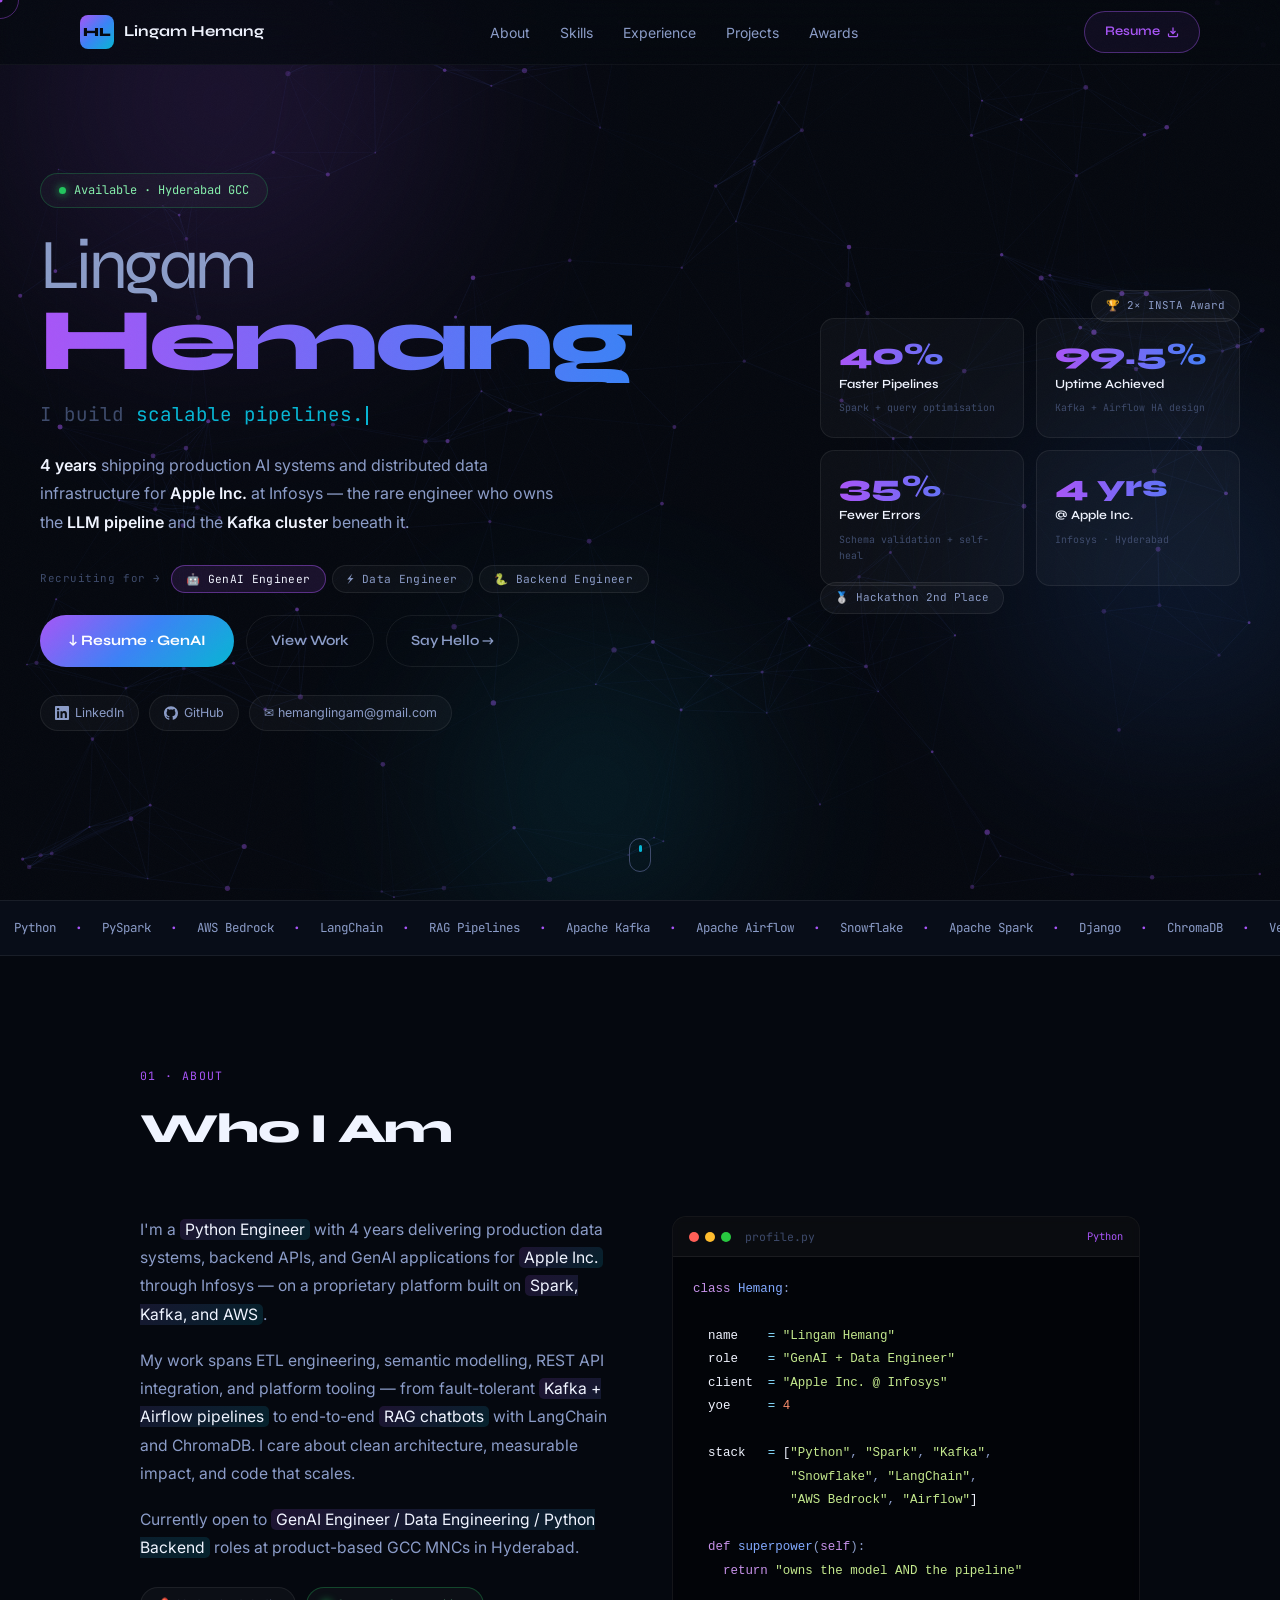
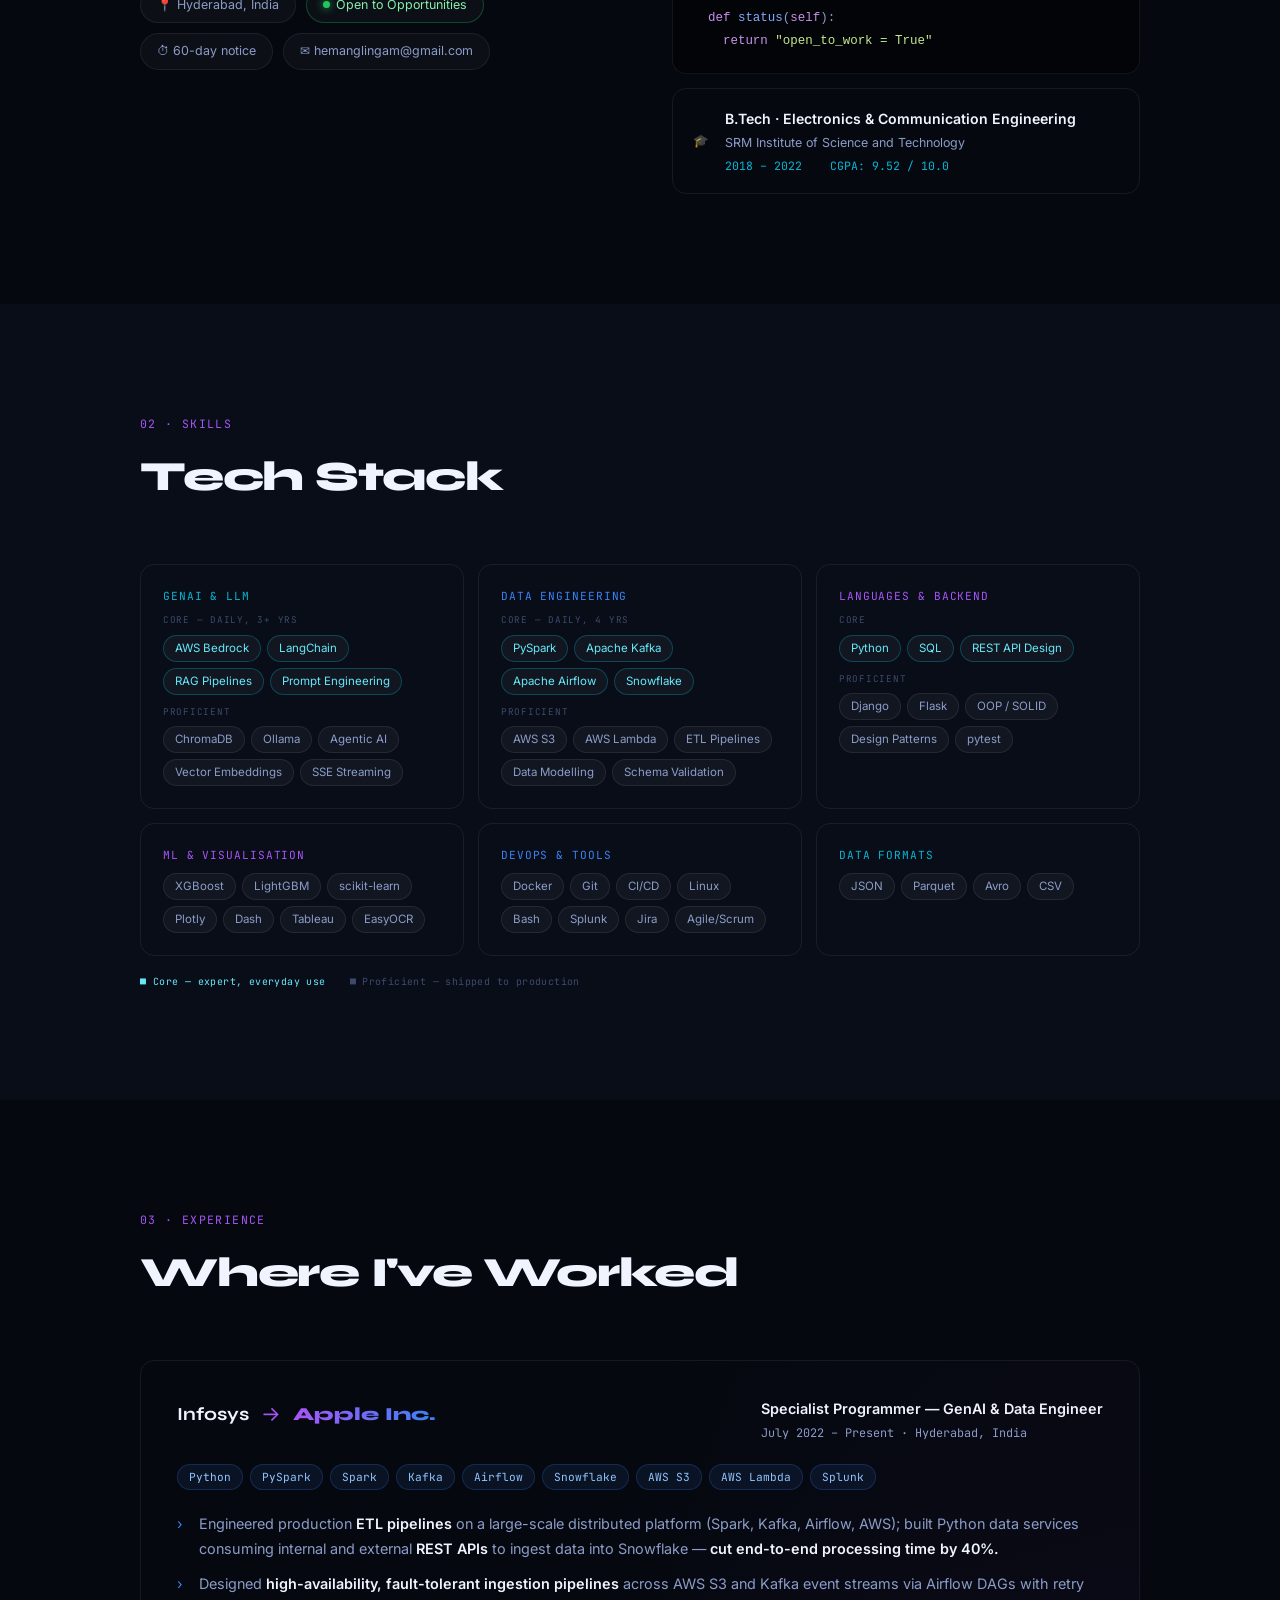
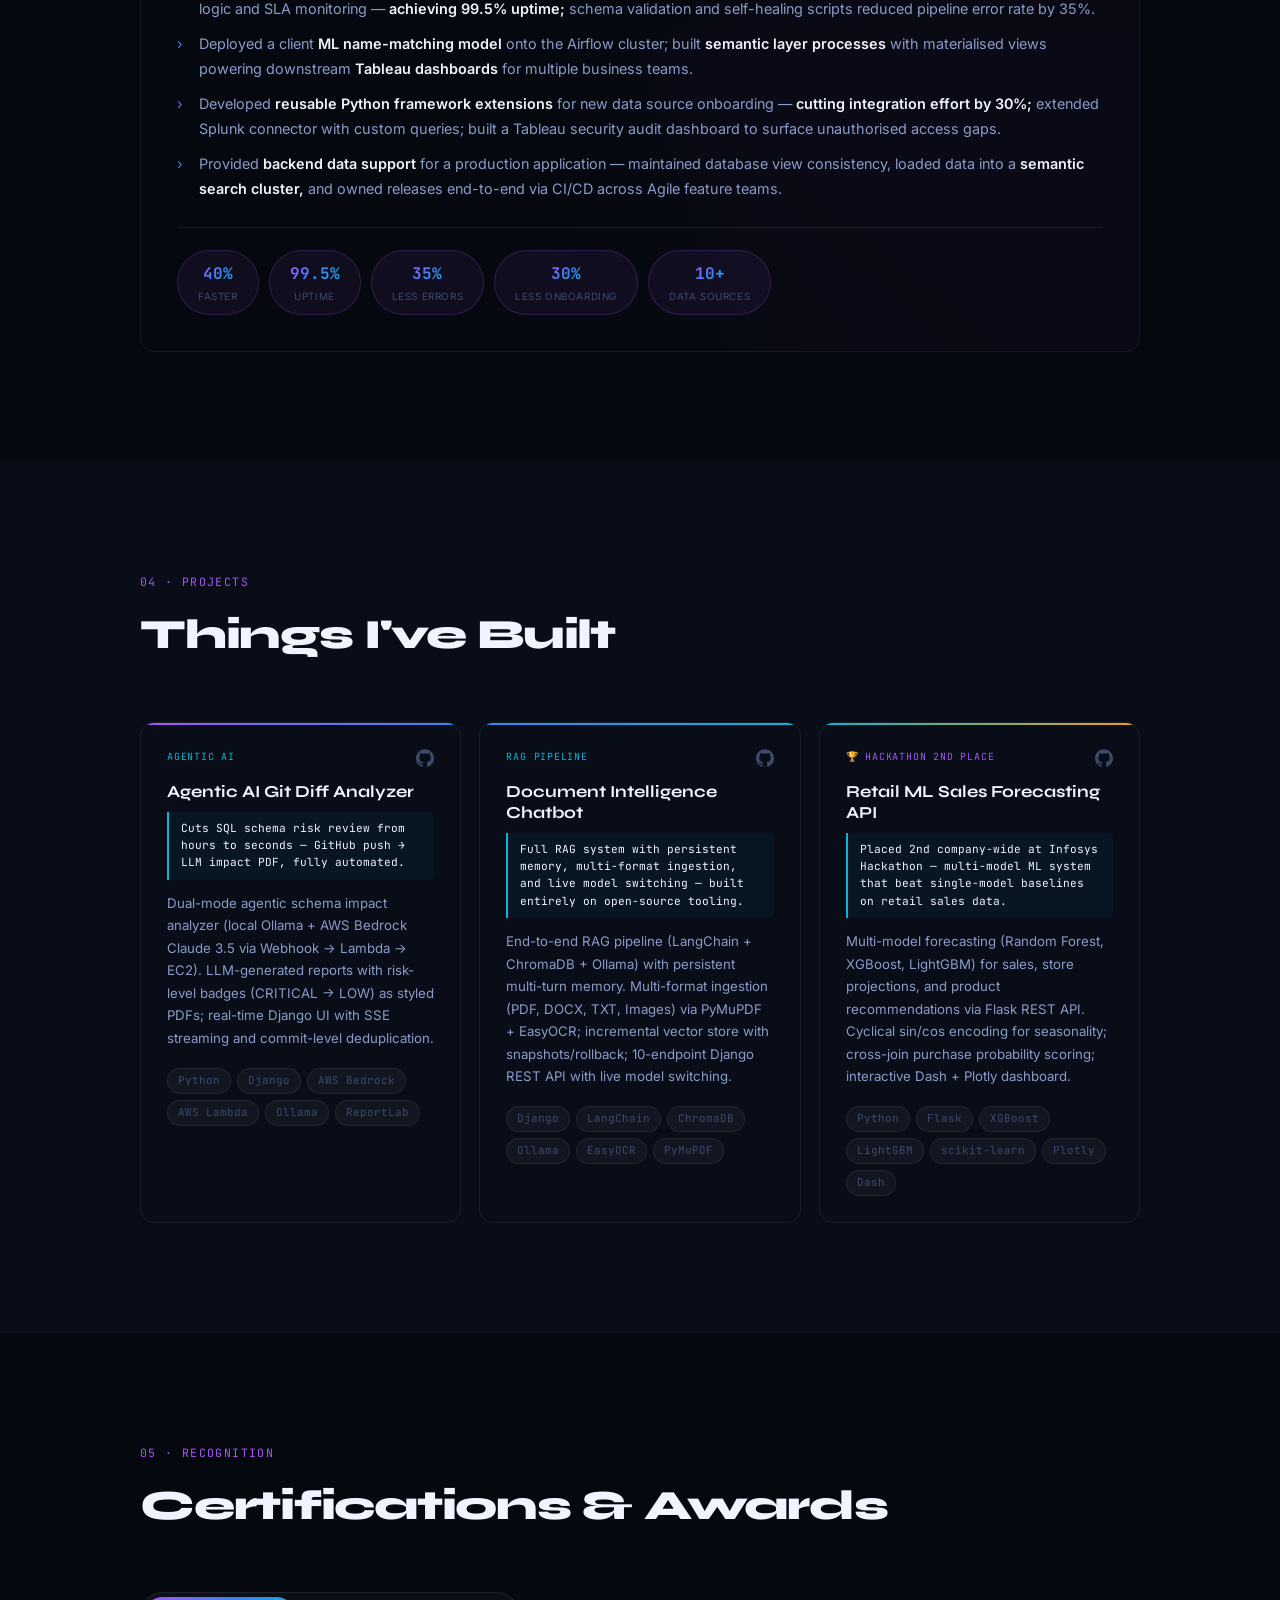
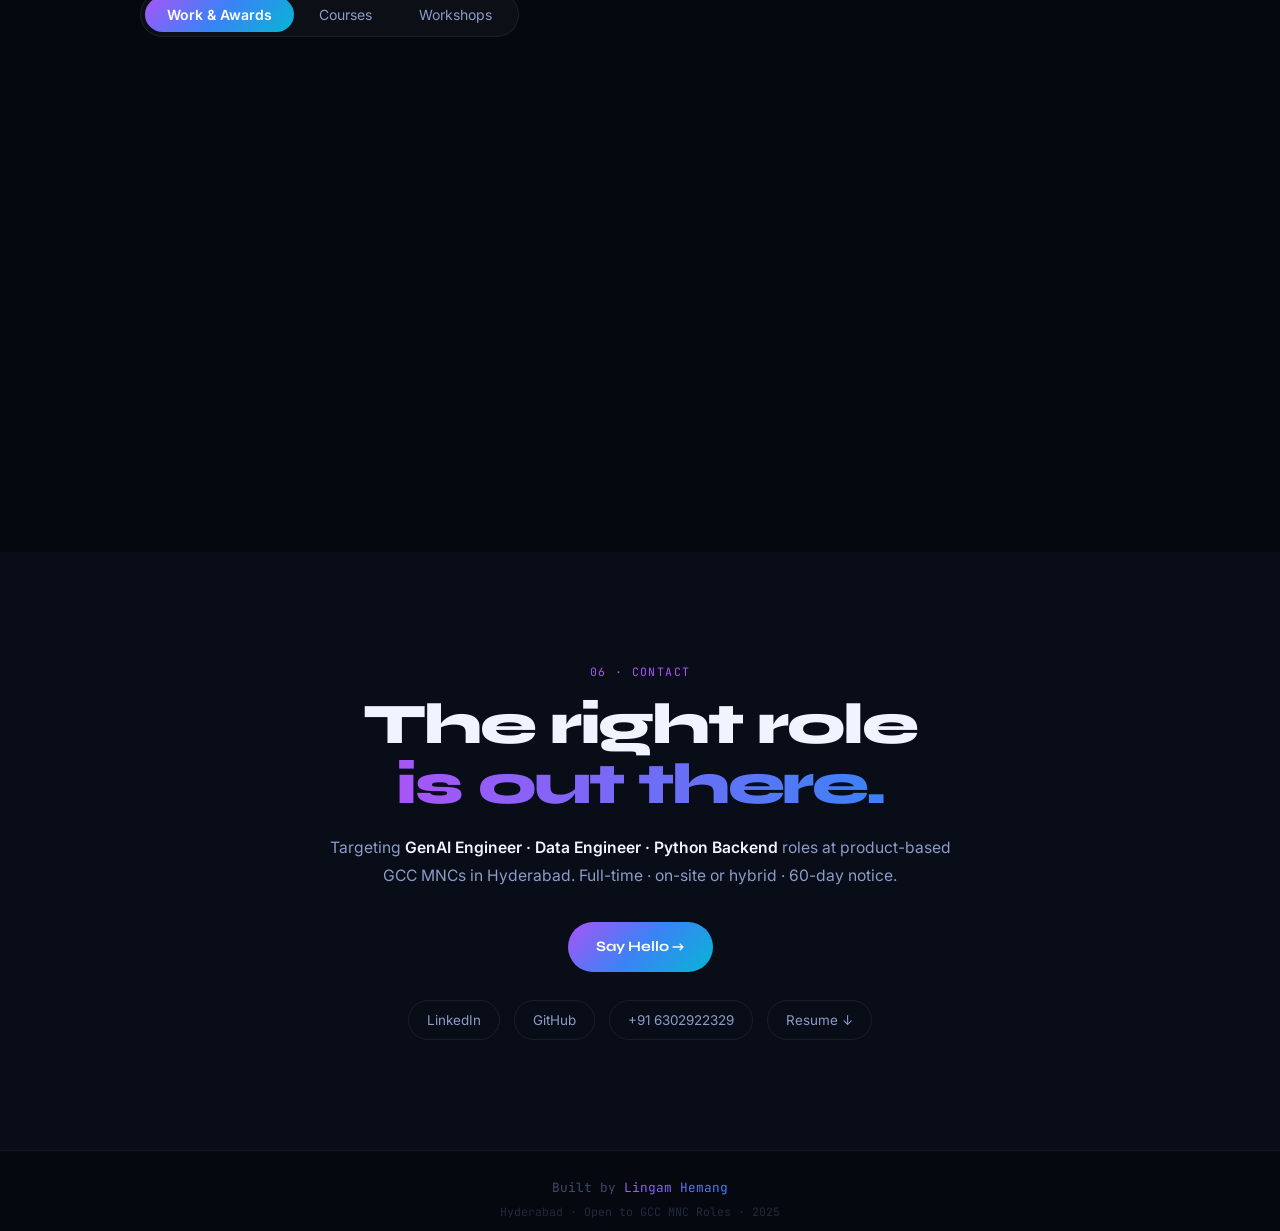
<file: index.html>
<!DOCTYPE html>
<html lang="en">
<head>
  <meta charset="UTF-8"/>
  <meta name="viewport" content="width=device-width, initial-scale=1.0"/>

  <!-- SEO -->
  <title>Lingam Hemang · GenAI & Data Engineer · Hyderabad</title>
  <meta name="description" content="Lingam Hemang — GenAI & Senior Data Engineer, 4 years shipping production AI systems and distributed data infrastructure for Apple Inc. at Infosys. Hyderabad, India."/>
  <meta name="keywords" content="Lingam Hemang, Hemang Lingam, GenAI Engineer Hyderabad, Data Engineer Hyderabad, Python Backend Engineer, LangChain, AWS Bedrock, RAG Pipeline, PySpark, Kafka, Snowflake, Airflow, Infosys Apple GCC"/>
  <meta name="author" content="Lingam Hemang"/>
  <meta name="robots" content="index, follow"/>
  <link rel="canonical" href="https://lingam-hemang.github.io/"/>

  <!-- OG -->
  <meta property="og:type" content="website"/>
  <meta property="og:url" content="https://lingam-hemang.github.io/"/>
  <meta property="og:title" content="Lingam Hemang · GenAI & Data Engineer"/>
  <meta property="og:description" content="4 years shipping production AI and data infrastructure for Apple Inc. LangChain · AWS Bedrock · PySpark · Kafka · Snowflake."/>
  <meta name="twitter:card" content="summary_large_image"/>

  <!-- JSON-LD -->
  <script type="application/ld+json">
  {"@context":"https://schema.org","@type":"Person","name":"Lingam Hemang","alternateName":"Hemang Lingam","url":"https://lingam-hemang.github.io","email":"hemanglingam@gmail.com","telephone":"+91-6302922329","jobTitle":"GenAI & Senior Data Engineer","worksFor":{"@type":"Organization","name":"Infosys"},"address":{"@type":"PostalAddress","addressLocality":"Hyderabad","addressCountry":"IN"},"alumniOf":{"@type":"CollegeOrUniversity","name":"SRM Institute of Science and Technology"},"sameAs":["https://linkedin.com/in/hemanglingam","https://github.com/lingam-hemang"]}
  </script>

  <!-- Fonts -->
  <link rel="preconnect" href="https://fonts.googleapis.com"/>
  <link rel="preconnect" href="https://fonts.gstatic.com" crossorigin/>
  <link href="https://fonts.googleapis.com/css2?family=Syne:wght@400;600;700;800&family=Inter:wght@300;400;500&family=JetBrains+Mono:wght@400;500&display=swap" rel="stylesheet"/>
  <link rel="stylesheet" href="assets/css/style.css"/>
</head>
<body>

<!-- Ambient overlays -->
<div id="noise"></div>
<div id="progress-bar"></div>
<div id="cursor"><div id="cursor-dot"></div></div>

<!-- ══════════════════════════════════════════
     NAV
══════════════════════════════════════════ -->
<nav id="nav">
  <div class="nav-inner">
    <a href="#hero" class="logo">
      <div class="logo-mark">HL</div>
      <span class="logo-name">Lingam Hemang</span>
    </a>
    <ul class="nav-links">
      <li><a href="#about">About</a></li>
      <li><a href="#skills">Skills</a></li>
      <li><a href="#experience">Experience</a></li>
      <li><a href="#projects">Projects</a></li>
      <li><a href="#awards">Awards</a></li>
    </ul>
    <div class="nav-right">
      <a id="nav-resume-btn" href="assets/resumes/Hemang_GenAI_Engineer.pdf"
         class="nav-btn magnetic" download="Hemang_Lingam_Resume.pdf">
        <span>Resume</span>
        <svg width="12" height="12" viewBox="0 0 24 24" fill="none" stroke="currentColor" stroke-width="2.5">
          <path d="M21 15v4a2 2 0 01-2 2H5a2 2 0 01-2-2v-4"/>
          <polyline points="7 10 12 15 17 10"/><line x1="12" y1="15" x2="12" y2="3"/>
        </svg>
      </a>
      <button class="hamburger" id="hamburger" aria-label="Menu">
        <span></span><span></span><span></span>
      </button>
    </div>
  </div>
  <div class="mobile-menu" id="mobileMenu">
    <a href="#about">About</a>
    <a href="#skills">Skills</a>
    <a href="#experience">Experience</a>
    <a href="#projects">Projects</a>
    <a href="#awards">Awards</a>
    <a id="mobile-resume-btn" href="assets/resumes/Hemang_GenAI_Engineer.pdf"
       download="Hemang_Lingam_Resume.pdf" class="mobile-resume-link">
      ↓ Download Résumé
    </a>
  </div>
</nav>

<!-- ══════════════════════════════════════════
     HERO  — split layout, left-anchored
══════════════════════════════════════════ -->
<section id="hero">
  <canvas id="constellation"></canvas>
  <div class="blobs">
    <div class="blob b1"></div>
    <div class="blob b2"></div>
    <div class="blob b3"></div>
  </div>

  <div class="hero-inner">

    <!-- LEFT -->
    <div class="hero-left">
      <div class="avail-badge anim-1">
        <span class="green-dot"></span>Available · Hyderabad GCC
      </div>

      <h1 class="hero-name anim-2">
        <span class="name-first">Lingam</span>
        <span class="name-last grad-text">Hemang</span>
      </h1>

      <div class="hero-role-line anim-3">
        <span class="role-prefix">I build </span>
        <span id="typed"></span><span class="caret"></span>
      </div>

      <p class="hero-desc anim-4">
        <strong>4 years</strong> shipping production AI systems and distributed data
        infrastructure for <strong>Apple Inc.</strong> at Infosys — the rare engineer
        who owns the <strong>LLM pipeline</strong> and the <strong>Kafka cluster</strong> beneath it.
      </p>

      <!-- Role selector -->
      <div class="role-selector anim-5">
        <span class="role-selector-label">Recruiting for →</span>
        <div class="role-btns">
          <button class="role-btn active" data-role="GenAI_Engineer">🤖 GenAI Engineer</button>
          <button class="role-btn" data-role="DataEngineer">⚡ Data Engineer</button>
          <button class="role-btn" data-role="BackendEngineer">🐍 Backend Engineer</button>
        </div>
      </div>

      <div class="hero-ctas anim-6">
        <a id="hero-resume-btn" href="assets/resumes/Hemang_GenAI_Engineer.pdf"
           class="btn-primary magnetic" download="Hemang_Lingam_Resume.pdf">
          <span id="hero-resume-label">↓ Resume · GenAI</span>
          <div class="btn-bg"></div>
        </a>
        <a href="#projects" class="btn-ghost magnetic">View Work</a>
        <a href="mailto:hemanglingam@gmail.com" class="btn-ghost magnetic">Say Hello →</a>
      </div>

      <div class="hero-socials anim-7">
        <a href="https://linkedin.com/in/hemanglingam" target="_blank" rel="noopener" class="social-pill">
          <svg viewBox="0 0 24 24" width="14" height="14" fill="currentColor"><path d="M20.447 20.452h-3.554v-5.569c0-1.328-.027-3.037-1.852-3.037-1.853 0-2.136 1.445-2.136 2.939v5.667H9.351V9h3.414v1.561h.046c.477-.9 1.637-1.85 3.37-1.85 3.601 0 4.267 2.37 4.267 5.455v6.286zM5.337 7.433a2.062 2.062 0 01-2.063-2.065 2.064 2.064 0 112.063 2.065zm1.782 13.019H3.555V9h3.564v11.452zM22.225 0H1.771C.792 0 0 .774 0 1.729v20.542C0 23.227.792 24 1.771 24h20.451C23.2 24 24 23.227 24 22.271V1.729C24 .774 23.2 0 22.222 0h.003z"/></svg>
          LinkedIn
        </a>
        <a href="https://github.com/lingam-hemang" target="_blank" rel="noopener" class="social-pill">
          <svg viewBox="0 0 24 24" width="14" height="14" fill="currentColor"><path d="M12 .297c-6.63 0-12 5.373-12 12 0 5.303 3.438 9.8 8.205 11.385.6.113.82-.258.82-.577 0-.285-.01-1.04-.015-2.04-3.338.724-4.042-1.61-4.042-1.61C4.422 18.07 3.633 17.7 3.633 17.7c-1.087-.744.084-.729.084-.729 1.205.084 1.838 1.236 1.838 1.236 1.07 1.835 2.809 1.305 3.495.998.108-.776.417-1.305.76-1.605-2.665-.3-5.466-1.332-5.466-5.93 0-1.31.465-2.38 1.235-3.22-.135-.303-.54-1.523.105-3.176 0 0 1.005-.322 3.3 1.23.96-.267 1.98-.399 3-.405 1.02.006 2.04.138 3 .405 2.28-1.552 3.285-1.23 3.285-1.23.645 1.653.24 2.873.12 3.176.765.84 1.23 1.91 1.23 3.22 0 4.61-2.805 5.625-5.475 5.92.42.36.81 1.096.81 2.22 0 1.606-.015 2.896-.015 3.286 0 .315.21.69.825.57C20.565 22.092 24 17.592 24 12.297c0-6.627-5.373-12-12-12"/></svg>
          GitHub
        </a>
        <a href="mailto:hemanglingam@gmail.com" class="social-pill">✉ hemanglingam@gmail.com</a>
      </div>
    </div>

    <!-- RIGHT — stat card stack -->
    <div class="hero-right anim-5">
      <div class="stat-stack">
        <div class="stat-card glow-card">
          <div class="stat-val grad-text">40%</div>
          <div class="stat-lbl">Faster Pipelines</div>
          <div class="stat-sub">Spark + query optimisation</div>
        </div>
        <div class="stat-card glow-card">
          <div class="stat-val grad-text">99.5%</div>
          <div class="stat-lbl">Uptime Achieved</div>
          <div class="stat-sub">Kafka + Airflow HA design</div>
        </div>
        <div class="stat-card glow-card">
          <div class="stat-val grad-text">35%</div>
          <div class="stat-lbl">Fewer Errors</div>
          <div class="stat-sub">Schema validation + self-heal</div>
        </div>
        <div class="stat-card glow-card">
          <div class="stat-val grad-text">4 yrs</div>
          <div class="stat-lbl">@ Apple Inc.</div>
          <div class="stat-sub">Infosys · Hyderabad</div>
        </div>
      </div>

      <!-- floating badges -->
      <div class="hero-badge hb1">🏆 2× INSTA Award</div>
      <div class="hero-badge hb2">🥈 Hackathon 2nd Place</div>
    </div>

  </div>

  <div class="scroll-hint">
    <div class="scroll-mouse"><div class="scroll-wheel"></div></div>
  </div>
</section>

<!-- ══════════════════════════════════════════
     MARQUEE
══════════════════════════════════════════ -->
<div class="marquee-wrap">
  <div class="marquee-inner" id="marquee">
    <span>Python</span><span class="dot">·</span>
    <span>PySpark</span><span class="dot">·</span>
    <span>AWS Bedrock</span><span class="dot">·</span>
    <span>LangChain</span><span class="dot">·</span>
    <span>RAG Pipelines</span><span class="dot">·</span>
    <span>Apache Kafka</span><span class="dot">·</span>
    <span>Apache Airflow</span><span class="dot">·</span>
    <span>Snowflake</span><span class="dot">·</span>
    <span>Apache Spark</span><span class="dot">·</span>
    <span>Django</span><span class="dot">·</span>
    <span>ChromaDB</span><span class="dot">·</span>
    <span>Vector Embeddings</span><span class="dot">·</span>
    <span>ETL Pipelines</span><span class="dot">·</span>
    <span>AWS Lambda</span><span class="dot">·</span>
    <span>Prompt Engineering</span><span class="dot">·</span>
  </div>
</div>

<!-- ══════════════════════════════════════════
     ABOUT
══════════════════════════════════════════ -->
<section id="about" class="section">
  <div class="container">
    <p class="eyebrow">01 · About</p>
    <h2 class="sec-title">Who I Am</h2>
    <div class="about-grid">
      <div class="about-text reveal-left">
        <p>I'm a <mark>Python Engineer</mark> with 4 years delivering production data systems, backend APIs, and GenAI applications for <mark>Apple Inc.</mark> through Infosys — on a proprietary platform built on <mark>Spark, Kafka, and AWS</mark>.</p>
        <p>My work spans ETL engineering, semantic modelling, REST API integration, and platform tooling — from fault-tolerant <mark>Kafka + Airflow pipelines</mark> to end-to-end <mark>RAG chatbots</mark> with LangChain and ChromaDB. I care about clean architecture, measurable impact, and code that scales.</p>
        <p>Currently open to <mark>GenAI Engineer / Data Engineering / Python Backend</mark> roles at product-based GCC MNCs in Hyderabad.</p>
        <div class="pill-row">
          <span class="pill">📍 Hyderabad, India</span>
          <span class="pill green"><span class="green-dot"></span>Open to Opportunities</span>
          <span class="pill">⏱ 60-day notice</span>
          <span class="pill">✉ hemanglingam@gmail.com</span>
        </div>
      </div>

      <div class="about-right reveal-right">
        <div class="code-card glow-card">
          <div class="code-bar">
            <span class="cb-dot r"></span><span class="cb-dot y"></span><span class="cb-dot g"></span>
            <span class="cb-name">profile.py</span><span class="cb-lang">Python</span>
          </div>
<pre class="code-pre"><code><span class="ck">class</span> <span class="cf">Hemang</span><span class="cp">:</span>

  name    <span class="co">=</span> <span class="cs">"Lingam Hemang"</span>
  role    <span class="co">=</span> <span class="cs">"GenAI + Data Engineer"</span>
  client  <span class="co">=</span> <span class="cs">"Apple Inc. @ Infosys"</span>
  yoe     <span class="co">=</span> <span class="cn">4</span>

  stack   <span class="co">=</span> [<span class="cs">"Python"</span><span class="cp">,</span> <span class="cs">"Spark"</span><span class="cp">,</span> <span class="cs">"Kafka"</span><span class="cp">,</span>
             <span class="cs">"Snowflake"</span><span class="cp">,</span> <span class="cs">"LangChain"</span><span class="cp">,</span>
             <span class="cs">"AWS Bedrock"</span><span class="cp">,</span> <span class="cs">"Airflow"</span>]

  <span class="ck">def</span> <span class="cf">superpower</span><span class="cp">(</span><span class="ck">self</span><span class="cp">):</span>
    <span class="ck">return</span> <span class="cs">"owns the model AND the pipeline"</span>

  <span class="ck">def</span> <span class="cf">status</span><span class="cp">(</span><span class="ck">self</span><span class="cp">):</span>
    <span class="ck">return</span> <span class="cs">"open_to_work = True"</span></code></pre>
        </div>
        <div class="edu-card glow-card">
          <span class="edu-ico">🎓</span>
          <div>
            <strong>B.Tech · Electronics &amp; Communication Engineering</strong>
            <span>SRM Institute of Science and Technology</span>
            <span class="edu-meta">2018 – 2022 &nbsp;&nbsp; CGPA: 9.52 / 10.0</span>
          </div>
        </div>
      </div>
    </div>
  </div>
</section>

<!-- ══════════════════════════════════════════
     SKILLS
══════════════════════════════════════════ -->
<section id="skills" class="section alt">
  <div class="container">
    <p class="eyebrow">02 · Skills</p>
    <h2 class="sec-title">Tech Stack</h2>

    <div class="skills-mosaic">
      <div class="sk-tile glow-card reveal" data-c="c">
        <div class="sk-label">GenAI &amp; LLM</div>
        <div class="sk-depth">Core — daily, 3+ yrs</div>
        <div class="sk-tags">
          <span class="hot">AWS Bedrock</span><span class="hot">LangChain</span>
          <span class="hot">RAG Pipelines</span><span class="hot">Prompt Engineering</span>
        </div>
        <div class="sk-depth" style="margin-top:10px">Proficient</div>
        <div class="sk-tags">
          <span>ChromaDB</span><span>Ollama</span><span>Agentic AI</span>
          <span>Vector Embeddings</span><span>SSE Streaming</span>
        </div>
      </div>

      <div class="sk-tile glow-card reveal" data-c="b">
        <div class="sk-label">Data Engineering</div>
        <div class="sk-depth">Core — daily, 4 yrs</div>
        <div class="sk-tags">
          <span class="hot">PySpark</span><span class="hot">Apache Kafka</span>
          <span class="hot">Apache Airflow</span><span class="hot">Snowflake</span>
        </div>
        <div class="sk-depth" style="margin-top:10px">Proficient</div>
        <div class="sk-tags">
          <span>AWS S3</span><span>AWS Lambda</span><span>ETL Pipelines</span>
          <span>Data Modelling</span><span>Schema Validation</span>
        </div>
      </div>

      <div class="sk-tile glow-card reveal" data-c="p">
        <div class="sk-label">Languages &amp; Backend</div>
        <div class="sk-depth">Core</div>
        <div class="sk-tags">
          <span class="hot">Python</span><span class="hot">SQL</span>
          <span class="hot">REST API Design</span>
        </div>
        <div class="sk-depth" style="margin-top:10px">Proficient</div>
        <div class="sk-tags">
          <span>Django</span><span>Flask</span><span>OOP / SOLID</span>
          <span>Design Patterns</span><span>pytest</span>
        </div>
      </div>

      <div class="sk-tile glow-card reveal" data-c="p">
        <div class="sk-label">ML &amp; Visualisation</div>
        <div class="sk-tags">
          <span>XGBoost</span><span>LightGBM</span><span>scikit-learn</span>
          <span>Plotly</span><span>Dash</span><span>Tableau</span><span>EasyOCR</span>
        </div>
      </div>

      <div class="sk-tile glow-card reveal" data-c="b">
        <div class="sk-label">DevOps &amp; Tools</div>
        <div class="sk-tags">
          <span>Docker</span><span>Git</span><span>CI/CD</span><span>Linux</span>
          <span>Bash</span><span>Splunk</span><span>Jira</span><span>Agile/Scrum</span>
        </div>
      </div>

      <div class="sk-tile glow-card reveal" data-c="c">
        <div class="sk-label">Data Formats</div>
        <div class="sk-tags">
          <span>JSON</span><span>Parquet</span><span>Avro</span><span>CSV</span>
        </div>
      </div>
    </div>

    <div class="depth-legend">
      <span class="dl-item hot-key">■ Core — expert, everyday use</span>
      <span class="dl-item">■ Proficient — shipped to production</span>
    </div>
  </div>
</section>

<!-- ══════════════════════════════════════════
     EXPERIENCE
══════════════════════════════════════════ -->
<section id="experience" class="section">
  <div class="container">
    <p class="eyebrow">03 · Experience</p>
    <h2 class="sec-title">Where I've Worked</h2>

    <div class="exp-card glow-card reveal">
      <div class="exp-shimmer"></div>
      <div class="exp-b">
        <div class="exp-head">
          <div class="exp-left">
            <span class="exp-co">Infosys</span>
            <span class="exp-arrow">→</span>
            <span class="exp-client grad-text">Apple Inc.</span>
          </div>
          <div class="exp-right">
            <div class="exp-role">Specialist Programmer — GenAI &amp; Data Engineer</div>
            <div class="exp-when">July 2022 – Present · Hyderabad, India</div>
          </div>
        </div>

        <div class="chip-row">
          <span>Python</span><span>PySpark</span><span>Spark</span><span>Kafka</span>
          <span>Airflow</span><span>Snowflake</span><span>AWS S3</span><span>AWS Lambda</span><span>Splunk</span>
        </div>

        <ul class="exp-bullets">
          <li>Engineered production <strong>ETL pipelines</strong> on a large-scale distributed platform (Spark, Kafka, Airflow, AWS); built Python data services consuming internal and external <strong>REST APIs</strong> to ingest data into Snowflake — <strong>cut end-to-end processing time by 40%.</strong></li>
          <li>Designed <strong>high-availability, fault-tolerant ingestion pipelines</strong> across AWS S3 and Kafka event streams via Airflow DAGs with retry logic and SLA monitoring — <strong>achieving 99.5% uptime;</strong> schema validation and self-healing scripts reduced pipeline error rate by 35%.</li>
          <li>Deployed a client <strong>ML name-matching model</strong> onto the Airflow cluster; built <strong>semantic layer processes</strong> with materialised views powering downstream <strong>Tableau dashboards</strong> for multiple business teams.</li>
          <li>Developed <strong>reusable Python framework extensions</strong> for new data source onboarding — <strong>cutting integration effort by 30%;</strong> extended Splunk connector with custom queries; built a Tableau security audit dashboard to surface unauthorised access gaps.</li>
          <li>Provided <strong>backend data support</strong> for a production application — maintained database view consistency, loaded data into a <strong>semantic search cluster,</strong> and owned releases end-to-end via CI/CD across Agile feature teams.</li>
        </ul>

        <div class="kpi-row">
          <div class="kpi"><span class="kpi-n">40%</span><span class="kpi-l">Faster</span></div>
          <div class="kpi"><span class="kpi-n">99.5%</span><span class="kpi-l">Uptime</span></div>
          <div class="kpi"><span class="kpi-n">35%</span><span class="kpi-l">Less Errors</span></div>
          <div class="kpi"><span class="kpi-n">30%</span><span class="kpi-l">Less Onboarding</span></div>
          <div class="kpi"><span class="kpi-n">10+</span><span class="kpi-l">Data Sources</span></div>
        </div>
      </div>
    </div>
  </div>
</section>

<!-- ══════════════════════════════════════════
     PROJECTS
══════════════════════════════════════════ -->
<section id="projects" class="section alt">
  <div class="container">
    <p class="eyebrow">04 · Projects</p>
    <h2 class="sec-title">Things I've Built</h2>
    <div class="proj-grid">

      <!-- Project 1 -->
      <div class="proj-card glow-card reveal" data-tilt>
        <div class="proj-bar" style="background:linear-gradient(90deg,#a855f7,#3b82f6)"></div>
        <div class="proj-shine"></div>
        <div class="proj-inner">
          <div class="proj-top">
            <span class="proj-type">AGENTIC AI</span>
            <div class="proj-links">
              <a href="https://github.com/lingam-hemang/git-diff-analyzer" target="_blank" rel="noopener" title="GitHub">
                <svg viewBox="0 0 24 24" fill="currentColor" width="18" height="18"><path d="M12 .297c-6.63 0-12 5.373-12 12 0 5.303 3.438 9.8 8.205 11.385.6.113.82-.258.82-.577 0-.285-.01-1.04-.015-2.04-3.338.724-4.042-1.61-4.042-1.61C4.422 18.07 3.633 17.7 3.633 17.7c-1.087-.744.084-.729.084-.729 1.205.084 1.838 1.236 1.838 1.236 1.07 1.835 2.809 1.305 3.495.998.108-.776.417-1.305.76-1.605-2.665-.3-5.466-1.332-5.466-5.93 0-1.31.465-2.38 1.235-3.22-.135-.303-.54-1.523.105-3.176 0 0 1.005-.322 3.3 1.23.96-.267 1.98-.399 3-.405 1.02.006 2.04.138 3 .405 2.28-1.552 3.285-1.23 3.285-1.23.645 1.653.24 2.873.12 3.176.765.84 1.23 1.91 1.23 3.22 0 4.61-2.805 5.625-5.475 5.92.42.36.81 1.096.81 2.22 0 1.606-.015 2.896-.015 3.286 0 .315.21.69.825.57C20.565 22.092 24 17.592 24 12.297c0-6.627-5.373-12-12-12"/></svg>
              </a>
            </div>
          </div>
          <h3>Agentic AI Git Diff Analyzer</h3>
          <div class="proj-impact">
            Cuts SQL schema risk review from hours to seconds — GitHub push → LLM impact PDF, fully automated.
          </div>
          <p>Dual-mode agentic schema impact analyzer (local Ollama + AWS Bedrock Claude 3.5 via Webhook → Lambda → EC2). LLM-generated reports with risk-level badges (CRITICAL → LOW) as styled PDFs; real-time Django UI with SSE streaming and commit-level deduplication.</p>
          <div class="proj-chips">
            <span>Python</span><span>Django</span><span>AWS Bedrock</span>
            <span>AWS Lambda</span><span>Ollama</span><span>ReportLab</span>
          </div>
        </div>
      </div>

      <!-- Project 2 -->
      <div class="proj-card glow-card reveal" data-tilt>
        <div class="proj-bar" style="background:linear-gradient(90deg,#3b82f6,#06b6d4)"></div>
        <div class="proj-shine"></div>
        <div class="proj-inner">
          <div class="proj-top">
            <span class="proj-type">RAG PIPELINE</span>
            <div class="proj-links">
              <a href="https://github.com/lingam-hemang/doc-rag-chatbot" target="_blank" rel="noopener" title="GitHub">
                <svg viewBox="0 0 24 24" fill="currentColor" width="18" height="18"><path d="M12 .297c-6.63 0-12 5.373-12 12 0 5.303 3.438 9.8 8.205 11.385.6.113.82-.258.82-.577 0-.285-.01-1.04-.015-2.04-3.338.724-4.042-1.61-4.042-1.61C4.422 18.07 3.633 17.7 3.633 17.7c-1.087-.744.084-.729.084-.729 1.205.084 1.838 1.236 1.838 1.236 1.07 1.835 2.809 1.305 3.495.998.108-.776.417-1.305.76-1.605-2.665-.3-5.466-1.332-5.466-5.93 0-1.31.465-2.38 1.235-3.22-.135-.303-.54-1.523.105-3.176 0 0 1.005-.322 3.3 1.23.96-.267 1.98-.399 3-.405 1.02.006 2.04.138 3 .405 2.28-1.552 3.285-1.23 3.285-1.23.645 1.653.24 2.873.12 3.176.765.84 1.23 1.91 1.23 3.22 0 4.61-2.805 5.625-5.475 5.92.42.36.81 1.096.81 2.22 0 1.606-.015 2.896-.015 3.286 0 .315.21.69.825.57C20.565 22.092 24 17.592 24 12.297c0-6.627-5.373-12-12-12"/></svg>
              </a>
            </div>
          </div>
          <h3>Document Intelligence Chatbot</h3>
          <div class="proj-impact">
            Full RAG system with persistent memory, multi-format ingestion, and live model switching — built entirely on open-source tooling.
          </div>
          <p>End-to-end RAG pipeline (LangChain + ChromaDB + Ollama) with persistent multi-turn memory. Multi-format ingestion (PDF, DOCX, TXT, Images) via PyMuPDF + EasyOCR; incremental vector store with snapshots/rollback; 10-endpoint Django REST API with live model switching.</p>
          <div class="proj-chips">
            <span>Django</span><span>LangChain</span><span>ChromaDB</span>
            <span>Ollama</span><span>EasyOCR</span><span>PyMuPDF</span>
          </div>
        </div>
      </div>

      <!-- Project 3 -->
      <div class="proj-card glow-card reveal" data-tilt>
        <div class="proj-bar" style="background:linear-gradient(90deg,#06b6d4,#f59e0b)"></div>
        <div class="proj-shine"></div>
        <div class="proj-inner">
          <div class="proj-top">
            <span class="proj-type proj-type-award">🏆 HACKATHON 2ND PLACE</span>
            <div class="proj-links">
              <a href="https://github.com/lingam-hemang/retail-forecast-engine" target="_blank" rel="noopener" title="GitHub">
                <svg viewBox="0 0 24 24" fill="currentColor" width="18" height="18"><path d="M12 .297c-6.63 0-12 5.373-12 12 0 5.303 3.438 9.8 8.205 11.385.6.113.82-.258.82-.577 0-.285-.01-1.04-.015-2.04-3.338.724-4.042-1.61-4.042-1.61C4.422 18.07 3.633 17.7 3.633 17.7c-1.087-.744.084-.729.084-.729 1.205.084 1.838 1.236 1.838 1.236 1.07 1.835 2.809 1.305 3.495.998.108-.776.417-1.305.76-1.605-2.665-.3-5.466-1.332-5.466-5.93 0-1.31.465-2.38 1.235-3.22-.135-.303-.54-1.523.105-3.176 0 0 1.005-.322 3.3 1.23.96-.267 1.98-.399 3-.405 1.02.006 2.04.138 3 .405 2.28-1.552 3.285-1.23 3.285-1.23.645 1.653.24 2.873.12 3.176.765.84 1.23 1.91 1.23 3.22 0 4.61-2.805 5.625-5.475 5.92.42.36.81 1.096.81 2.22 0 1.606-.015 2.896-.015 3.286 0 .315.21.69.825.57C20.565 22.092 24 17.592 24 12.297c0-6.627-5.373-12-12-12"/></svg>
              </a>
            </div>
          </div>
          <h3>Retail ML Sales Forecasting API</h3>
          <div class="proj-impact">
            Placed 2nd company-wide at Infosys Hackathon — multi-model ML system that beat single-model baselines on retail sales data.
          </div>
          <p>Multi-model forecasting (Random Forest, XGBoost, LightGBM) for sales, store projections, and product recommendations via Flask REST API. Cyclical sin/cos encoding for seasonality; cross-join purchase probability scoring; interactive Dash + Plotly dashboard.</p>
          <div class="proj-chips">
            <span>Python</span><span>Flask</span><span>XGBoost</span>
            <span>LightGBM</span><span>scikit-learn</span><span>Plotly</span><span>Dash</span>
          </div>
        </div>
      </div>

    </div>
  </div>
</section>

<!-- ══════════════════════════════════════════
     AWARDS & CERTIFICATIONS
══════════════════════════════════════════ -->
<section id="awards" class="section">
  <div class="container">
    <p class="eyebrow">05 · Recognition</p>
    <h2 class="sec-title">Certifications &amp; Awards</h2>

    <div class="tabs-bar">
      <button class="tab active" data-tab="work">Work &amp; Awards</button>
      <button class="tab" data-tab="courses">Courses</button>
      <button class="tab" data-tab="workshops">Workshops</button>
    </div>

    <div class="tab-panel active" id="tab-work">
      <div class="cert-list">
        <a href="https://drive.google.com/file/d/1w4Leqw_5X6aVwuvr1ZKCmCbGxh1OYDw_/view?usp=drive_link" target="_blank" class="cert-row glow-card reveal">
          <div class="ci p">☁</div>
          <div class="cd"><strong>Cloud Data Professional Skill Tag</strong><span>Infosys</span></div>
          <span class="ca">↗</span>
        </a>
        <a href="https://drive.google.com/file/d/1v5OdqpMbxhoJKfWF3VWHzSNCl8Pz2pQC/view?usp=sharing" target="_blank" class="cert-row glow-card reveal">
          <div class="ci g">🏆</div>
          <div class="cd"><strong>Certificate of Appreciation · INSTA Award</strong><span>Infosys STG · Nov 2023</span></div>
          <span class="ca">↗</span>
        </a>
        <a href="https://drive.google.com/file/d/19RhOZjsfuWMVz5oK64jwJHf2TE6DbkK/view?usp=sharing" target="_blank" class="cert-row glow-card reveal">
          <div class="ci g">🏆</div>
          <div class="cd"><strong>Certificate of Appreciation · INSTA Award</strong><span>Infosys STG · Aug 2025</span></div>
          <span class="ca">↗</span>
        </a>
        <a href="https://drive.google.com/file/d/1dlTlwG95fquhrG3NRSUBQoNFJgSe_l0Q/view?usp=sharing" target="_blank" class="cert-row glow-card reveal">
          <div class="ci c">🥈</div>
          <div class="cd"><strong>Hackathon Runner-Up · 2nd Place</strong><span>Infosys Internal Hackathon · Retail ML Sales Forecasting</span></div>
          <span class="ca">↗</span>
        </a>
      </div>
    </div>

    <div class="tab-panel" id="tab-courses">
      <div class="cert-list">
        <a href="https://coursera.org/verify/specialization/GMBCDLGNWM2B" target="_blank" class="cert-row glow-card reveal">
          <div class="ci b">🐍</div>
          <div class="cd"><strong>Python 3 Programming Specialization</strong><span>University of Michigan · Coursera · Jun 2024</span></div>
          <span class="ca">↗</span>
        </a>
        <a href="https://coursera.org/verify/FJEEKSPZM874" target="_blank" class="cert-row glow-card reveal">
          <div class="ci p">🔐</div>
          <div class="cd"><strong>Cryptography and Information Theory</strong><span>University of Colorado · Coursera</span></div>
          <span class="ca">↗</span>
        </a>
        <a href="https://coursera.org/verify/2KZYVFTX6ZY4" target="_blank" class="cert-row glow-card reveal">
          <div class="ci p">🔐</div>
          <div class="cd"><strong>Symmetric Cryptography</strong><span>University of Colorado · Coursera</span></div>
          <span class="ca">↗</span>
        </a>
        <a href="https://coursera.org/verify/C365RP3ZGF6C" target="_blank" class="cert-row glow-card reveal">
          <div class="ci c">🧠</div>
          <div class="cd"><strong>Neural Networks and Deep Learning</strong><span>deeplearning.ai · Coursera</span></div>
          <span class="ca">↗</span>
        </a>
      </div>
    </div>

    <div class="tab-panel" id="tab-workshops">
      <div class="cert-list">
        <a href="https://drive.google.com/file/d/19IfTrcTPYzux4QnDG49LnGK3wERQNTS/view?usp=sharing" target="_blank" class="cert-row glow-card reveal">
          <div class="ci c">🤖</div>
          <div class="cd"><strong>Google AI – Explore ML</strong><span>Google · Certificate of Completion · SRM Institute</span></div>
          <span class="ca">↗</span>
        </a>
        <a href="https://drive.google.com/file/d/19Se5a7xyCK6kLwMJawio_59RA1Ph59pMV/view?usp=sharing" target="_blank" class="cert-row glow-card reveal">
          <div class="ci b">🏭</div>
          <div class="cd"><strong>Industry 4.0</strong><span>Workshop · SRM Institute of Science and Technology</span></div>
          <span class="ca">↗</span>
        </a>
      </div>
    </div>
  </div>
</section>

<!-- ══════════════════════════════════════════
     CONTACT
══════════════════════════════════════════ -->
<section id="contact" class="section alt">
  <div class="container">
    <div class="contact-wrap">
      <p class="eyebrow center">06 · Contact</p>
      <h2 class="contact-title">The right role<br/><span class="grad-text">is out there.</span></h2>
      <p class="contact-sub">
        Targeting <strong>GenAI Engineer · Data Engineer · Python Backend</strong> roles at
        product-based GCC MNCs in Hyderabad. Full-time · on-site or hybrid · 60-day notice.
      </p>
      <a href="mailto:hemanglingam@gmail.com" class="btn-primary magnetic contact-cta">
        <span>Say Hello →</span><div class="btn-bg"></div>
      </a>
      <div class="contact-links">
        <a href="https://linkedin.com/in/hemanglingam" target="_blank" rel="noopener" class="cl">LinkedIn</a>
        <a href="https://github.com/lingam-hemang" target="_blank" rel="noopener" class="cl">GitHub</a>
        <a href="tel:+916302922329" class="cl">+91 6302922329</a>
        <a id="contact-resume-btn" href="assets/resumes/Hemang_GenAI_Engineer.pdf"
           class="cl" download="Hemang_Lingam_Resume.pdf">Resume ↓</a>
      </div>
    </div>
  </div>
</section>

<footer>
  <p>Built by <span class="grad-text">Lingam Hemang</span></p>
  <p class="fsub">Hyderabad · Open to GCC MNC Roles · 2025</p>
</footer>

<script src="assets/js/script.js"></script>
</body>
</html>
</file>
<file: assets/css/style.css>
/* ============================================================
   CSS CUSTOM PROPERTIES
   ============================================================ */
@property --angle { syntax:'<angle>'; initial-value:0deg; inherits:false; }

*, *::before, *::after { box-sizing:border-box; margin:0; padding:0; }

:root {
  --bg:    #05080f;
  --bg2:   #080d18;
  --glass: rgba(255,255,255,0.03);
  --gb:    rgba(255,255,255,0.07);
  --p:     #a855f7;
  --b:     #3b82f6;
  --c:     #06b6d4;
  --g:     linear-gradient(135deg,#a855f7,#3b82f6,#06b6d4);
  --gr:    linear-gradient(135deg,#06b6d4,#3b82f6,#a855f7);
  --text:  #f0f4ff;
  --muted: #8b9cc8;
  --dim:   #3d4a6b;
  --font:  'Syne', sans-serif;
  --mono:  'JetBrains Mono', monospace;
  --body:  'Inter', sans-serif;
  --r:     14px;
  --nav:   64px;
}

html { scroll-behavior:smooth; }

body {
  background:var(--bg);
  color:var(--text);
  font-family:var(--body);
  line-height:1.65;
  overflow-x:hidden;
  cursor:none;
}

a { color:inherit; text-decoration:none; }
strong { color:var(--text); font-weight:600; }

mark {
  background:linear-gradient(135deg,rgba(168,85,247,.15),rgba(6,182,212,.15));
  color:var(--text); padding:1px 5px; border-radius:5px;
}

.container { max-width:1080px; margin:0 auto; padding:0 40px; }

/* ============================================================
   GRADIENT TEXT
   ============================================================ */
.grad-text {
  background:linear-gradient(90deg,var(--p),var(--b),var(--c),var(--p));
  background-size:300% 100%;
  -webkit-background-clip:text; -webkit-text-fill-color:transparent;
  background-clip:text;
  animation:gradShift 5s linear infinite;
}
@keyframes gradShift { to { background-position:300% 0; } }

/* ============================================================
   NOISE GRAIN
   ============================================================ */
#noise {
  position:fixed; inset:0; z-index:9990; pointer-events:none; opacity:.025;
  background-image:url("data:image/svg+xml,%3Csvg viewBox='0 0 256 256' xmlns='http://www.w3.org/2000/svg'%3E%3Cfilter id='n'%3E%3CfeTurbulence type='fractalNoise' baseFrequency='0.9' numOctaves='4' stitchTiles='stitch'/%3E%3C/filter%3E%3Crect width='100%25' height='100%25' filter='url(%23n)'/%3E%3C/svg%3E");
  background-size:200px;
}

/* ============================================================
   PROGRESS BAR
   ============================================================ */
#progress-bar {
  position:fixed; top:0; left:0; height:2px; width:0%;
  background:var(--g); z-index:1001; transition:width .1s;
}

/* ============================================================
   CUSTOM CURSOR
   ============================================================ */
#cursor {
  position:fixed; z-index:9999; pointer-events:none;
  width:38px; height:38px; border-radius:50%;
  border:1.5px solid rgba(168,85,247,.45);
  transform:translate(-50%,-50%);
  transition:width .18s, height .18s, border-color .18s, background .18s;
  mix-blend-mode:difference;
}
#cursor.hovering {
  width:56px; height:56px;
  background:rgba(168,85,247,.07);
  border-color:rgba(168,85,247,0);
}
#cursor-dot {
  position:absolute; top:50%; left:50%;
  transform:translate(-50%,-50%);
  width:5px; height:5px;
  background:var(--p); border-radius:50%;
}

/* ============================================================
   GLOW CARD
   ============================================================ */
.glow-card {
  position:relative;
  border:1px solid var(--gb);
  border-radius:var(--r);
  transition:border-color .3s;
}
.glow-card::before {
  content:'';
  position:absolute; inset:-1px;
  border-radius:inherit;
  background:conic-gradient(from var(--angle),var(--p) 0%,var(--b) 33%,var(--c) 66%,var(--p) 100%);
  -webkit-mask:linear-gradient(#fff 0 0) content-box, linear-gradient(#fff 0 0);
  mask:linear-gradient(#fff 0 0) content-box, linear-gradient(#fff 0 0);
  -webkit-mask-composite:xor; mask-composite:exclude;
  padding:1px; opacity:0; transition:opacity .35s;
  animation:rotateBorder 3s linear infinite;
}
.glow-card:hover::before { opacity:1; }
@keyframes rotateBorder { to { --angle:360deg; } }

/* ============================================================
   NAV
   ============================================================ */
#nav {
  position:fixed; top:0; width:100%; z-index:500;
  background:rgba(5,8,15,.75);
  backdrop-filter:blur(20px); -webkit-backdrop-filter:blur(20px);
  border-bottom:1px solid rgba(255,255,255,.04);
  transition:all .3s;
}
#nav.scrolled {
  background:rgba(5,8,15,.93);
  border-bottom-color:var(--gb);
}
.nav-inner {
  max-width:1200px; margin:0 auto; padding:0 40px;
  height:var(--nav);
  display:flex; align-items:center; justify-content:space-between;
}

/* Logo */
.logo { display:flex; align-items:center; gap:10px; }
.logo-mark {
  width:34px; height:34px; border-radius:8px;
  background:var(--g);
  display:flex; align-items:center; justify-content:center;
  font-family:var(--font); font-weight:800; font-size:.78rem;
  color:#05080f; letter-spacing:-0.02em; flex-shrink:0;
}
.logo-name {
  font-family:var(--font); font-weight:700; font-size:.95rem;
  color:var(--text);
}

.nav-links { display:flex; gap:2px; list-style:none; }
.nav-links a {
  color:var(--muted); font-size:.875rem;
  font-family:var(--body);
  padding:8px 14px; border-radius:100px; transition:all .2s;
}
.nav-links a:hover,
.nav-links a.active { color:var(--text); background:var(--glass); }

.nav-right { display:flex; align-items:center; gap:10px; }

.nav-btn {
  display:flex; align-items:center; gap:7px;
  padding:9px 20px; border-radius:100px;
  border:1px solid rgba(168,85,247,.4);
  color:var(--p); font-size:.82rem; font-weight:600;
  font-family:var(--font);
  background:rgba(168,85,247,.07);
  transition:all .25s; cursor:none;
}
.nav-btn:hover { background:rgba(168,85,247,.18); border-color:var(--p); transform:translateY(-2px); }

.hamburger {
  display:none; flex-direction:column; gap:5px;
  background:none; border:none; cursor:none; padding:4px;
}
.hamburger span {
  display:block; width:22px; height:2px;
  background:var(--muted); border-radius:2px; transition:all .3s;
}

.mobile-menu {
  display:none; flex-direction:column;
  background:rgba(5,8,15,.96); backdrop-filter:blur(20px);
  border-bottom:1px solid var(--gb); padding:20px 40px; gap:4px;
}
.mobile-menu.open { display:flex; }
.mobile-menu a {
  color:var(--muted); font-size:.95rem; padding:11px 0;
  border-bottom:1px solid var(--gb); transition:color .2s;
}
.mobile-menu a:hover { color:var(--text); }
.mobile-resume-link { color:var(--p) !important; border:none !important; }

/* ============================================================
   HERO — SPLIT LAYOUT
   ============================================================ */
#hero {
  min-height:100svh;
  display:flex; flex-direction:column; justify-content:center;
  position:relative; overflow:hidden;
  padding:var(--nav) 40px 60px;
}

#constellation {
  position:absolute; top:0; left:0;
  pointer-events:none; opacity:.6; z-index:1;
}

.blobs { position:absolute; inset:0; overflow:hidden; pointer-events:none; z-index:2; }
.blob { position:absolute; border-radius:50%; filter:blur(90px); opacity:.18; }
.blob.b1 { width:680px; height:680px; background:radial-gradient(circle,#a855f7,transparent 70%); top:-240px; left:-120px; animation:d1 14s ease-in-out infinite alternate; }
.blob.b2 { width:520px; height:520px; background:radial-gradient(circle,#3b82f6,transparent 70%); top:35%; right:-160px; animation:d2 11s ease-in-out infinite alternate; }
.blob.b3 { width:420px; height:420px; background:radial-gradient(circle,#06b6d4,transparent 70%); bottom:-100px; left:30%; animation:d3 16s ease-in-out infinite alternate; }
@keyframes d1 { to { transform:translate(70px,55px) scale(1.08); } }
@keyframes d2 { to { transform:translate(-60px,-80px) scale(.92); } }
@keyframes d3 { to { transform:translate(-45px,65px) scale(1.12); } }

/* Split grid */
.hero-inner {
  position:relative; z-index:5;
  max-width:1200px; margin:0 auto; width:100%;
  display:grid; grid-template-columns:1fr 420px;
  gap:60px; align-items:center;
}

/* ── LEFT ── */
.hero-left { display:flex; flex-direction:column; align-items:flex-start; }

.avail-badge {
  display:inline-flex; align-items:center; gap:8px;
  padding:7px 18px; border-radius:100px;
  background:var(--glass); border:1px solid rgba(34,197,94,.25);
  font-size:.75rem; color:#86efac; font-family:var(--mono);
  margin-bottom:24px; backdrop-filter:blur(10px);
}
.green-dot {
  width:7px; height:7px; border-radius:50%;
  background:#22c55e; box-shadow:0 0 8px #22c55e;
  display:inline-block; flex-shrink:0;
  animation:pulse 2s ease-in-out infinite;
}
@keyframes pulse { 0%,100%{box-shadow:0 0 6px #22c55e} 50%{box-shadow:0 0 18px #22c55e} }

.hero-name {
  font-family:var(--font); font-weight:800;
  font-size:clamp(3rem,7vw,5.5rem);
  line-height:0.95; letter-spacing:-0.04em;
  margin-bottom:16px;
  display:flex; flex-direction:column; align-items:flex-start;
}
.name-first { font-weight:300; color:var(--muted); font-size:clamp(2.4rem,5.5vw,4.5rem); }
.name-last  { font-weight:800; }

.hero-role-line {
  font-size:clamp(.9rem,1.8vw,1.2rem);
  color:var(--muted); font-family:var(--mono);
  margin-bottom:20px; min-height:1.8rem;
}
.role-prefix { color:var(--dim); }
#typed { color:var(--c); }
.caret {
  display:inline-block; width:2px; height:1em;
  background:var(--c); margin-left:2px;
  vertical-align:middle; animation:blink 1s step-end infinite;
}
@keyframes blink { 0%,100%{opacity:1} 50%{opacity:0} }

.hero-desc {
  font-size:1rem; color:var(--muted);
  max-width:520px; line-height:1.8; margin-bottom:28px;
}

/* Role selector */
.role-selector {
  display:flex; flex-wrap:wrap; align-items:center;
  gap:10px; margin-bottom:22px;
}
.role-selector-label {
  font-family:var(--mono); font-size:.68rem;
  color:var(--dim); letter-spacing:.05em; white-space:nowrap;
}
.role-btns { display:flex; flex-wrap:wrap; gap:6px; }
.role-btn {
  font-family:var(--mono); font-size:.7rem; letter-spacing:.03em;
  padding:.38rem .9rem; border-radius:100px;
  border:1px solid rgba(255,255,255,.08);
  background:rgba(255,255,255,.03);
  color:var(--muted); cursor:none; transition:all .2s;
}
.role-btn:hover { color:var(--text); border-color:rgba(168,85,247,.35); }
.role-btn.active {
  background:rgba(168,85,247,.12);
  border-color:rgba(168,85,247,.45); color:var(--text);
}

/* CTAs */
.hero-ctas { display:flex; gap:12px; flex-wrap:wrap; margin-bottom:28px; }

.btn-primary {
  position:relative; display:inline-flex; align-items:center; gap:8px;
  padding:13px 28px; border-radius:100px;
  font-family:var(--font); font-weight:700; font-size:.9rem;
  color:#fff; overflow:hidden; transition:transform .25s, box-shadow .25s;
  cursor:none;
}
.btn-bg { position:absolute; inset:0; background:var(--g); z-index:0; }
.btn-primary span { position:relative; z-index:1; }
.btn-primary:hover { transform:translateY(-3px); box-shadow:0 14px 44px rgba(168,85,247,.45); }

.btn-ghost {
  display:inline-flex; align-items:center;
  padding:13px 24px; border-radius:100px;
  border:1px solid var(--gb); color:var(--muted);
  font-family:var(--font); font-weight:600; font-size:.9rem;
  transition:all .25s; cursor:none;
}
.btn-ghost:hover { border-color:var(--p); color:var(--text); transform:translateY(-3px); }

/* Socials */
.hero-socials { display:flex; align-items:center; gap:10px; flex-wrap:wrap; }
.social-pill {
  display:inline-flex; align-items:center; gap:6px;
  padding:7px 14px; border-radius:100px;
  background:var(--glass); border:1px solid var(--gb);
  font-size:.78rem; color:var(--muted); transition:all .2s; cursor:none;
}
.social-pill:hover { color:var(--text); border-color:rgba(168,85,247,.35); transform:translateY(-2px); }

/* ── RIGHT — stat stack ── */
.hero-right {
  position:relative;
  display:flex; flex-direction:column; align-items:center;
}
.stat-stack { display:grid; grid-template-columns:1fr 1fr; gap:12px; width:100%; }

.stat-card {
  background:rgba(255,255,255,.03);
  backdrop-filter:blur(12px);
  padding:20px 18px;
  display:flex; flex-direction:column; gap:4px;
  cursor:default;
}
.stat-card:hover { transform:translateY(-4px); }
.stat-val {
  font-family:var(--font); font-weight:800;
  font-size:1.9rem; line-height:1;
}
.stat-lbl {
  font-family:var(--font); font-weight:600;
  font-size:.78rem; color:var(--text);
}
.stat-sub {
  font-family:var(--mono); font-size:.62rem;
  color:var(--dim); margin-top:2px;
}

/* floating badges */
.hero-badge {
  position:absolute;
  font-family:var(--mono); font-size:.68rem;
  color:var(--muted); padding:6px 14px; border-radius:100px;
  background:rgba(255,255,255,.04); border:1px solid var(--gb);
  backdrop-filter:blur(10px); white-space:nowrap;
  animation:floatY 5s ease-in-out infinite alternate;
}
.hb1 { top:-28px; right:0; animation-delay:0s; }
.hb2 { bottom:-28px; left:0; animation-delay:1.8s; }
@keyframes floatY { 0%{transform:translateY(0)} 100%{transform:translateY(-10px)} }

/* Scroll hint */
.scroll-hint { position:absolute; bottom:28px; left:50%; transform:translateX(-50%); z-index:5; }
.scroll-mouse { width:22px; height:34px; border:1px solid var(--dim); border-radius:100px; display:flex; justify-content:center; padding-top:6px; }
.scroll-wheel { width:3px; height:7px; background:var(--c); border-radius:100px; animation:scrollWheel 1.6s ease-in-out infinite; }
@keyframes scrollWheel { 0%{transform:translateY(0);opacity:1} 100%{transform:translateY(12px);opacity:0} }

/* Entry animations */
.anim-1 { opacity:0; animation:fadeUp .5s ease forwards .1s; }
.anim-2 { opacity:0; animation:fadeUp .55s ease forwards .2s; }
.anim-3 { opacity:0; animation:fadeUp .5s ease forwards .3s; }
.anim-4 { opacity:0; animation:fadeUp .5s ease forwards .42s; }
.anim-5 { opacity:0; animation:fadeUp .5s ease forwards .54s; }
.anim-6 { opacity:0; animation:fadeUp .5s ease forwards .66s; }
.anim-7 { opacity:0; animation:fadeUp .5s ease forwards .78s; }

/* ============================================================
   MARQUEE
   ============================================================ */
.marquee-wrap {
  overflow:hidden; border-top:1px solid var(--gb); border-bottom:1px solid var(--gb);
  padding:14px 0; background:var(--bg2);
}
.marquee-inner {
  display:flex; align-items:center; white-space:nowrap;
  animation:marquee 30s linear infinite; will-change:transform;
}
.marquee-inner span { font-family:var(--mono); font-size:.78rem; color:var(--muted); padding:0 14px; }
.marquee-inner .dot { color:var(--p); padding:0 4px; font-size:1rem; }
@keyframes marquee { from{transform:translateX(0)} to{transform:translateX(-50%)} }

/* ============================================================
   SECTION COMMON
   ============================================================ */
.section { padding:110px 0; }
.section.alt { background:var(--bg2); }

.eyebrow {
  font-family:var(--mono); font-size:.72rem; color:var(--p);
  letter-spacing:.12em; text-transform:uppercase; margin-bottom:10px;
}
.eyebrow.center { text-align:center; }

.sec-title {
  font-family:var(--font);
  font-size:clamp(1.8rem,4vw,2.6rem); font-weight:800;
  color:var(--text); margin-bottom:52px; letter-spacing:-.03em;
}

/* ============================================================
   ABOUT
   ============================================================ */
.about-grid { display:grid; grid-template-columns:1fr 1fr; gap:64px; align-items:start; }
.about-text p { color:var(--muted); margin-bottom:18px; font-size:.98rem; line-height:1.8; }

.pill-row { display:flex; flex-wrap:wrap; gap:10px; margin-top:24px; }
.pill {
  display:inline-flex; align-items:center; gap:6px;
  padding:7px 16px; background:var(--glass);
  border:1px solid var(--gb); border-radius:100px;
  font-size:.78rem; color:var(--muted);
}
.pill.green { border-color:rgba(34,197,94,.3); color:#86efac; }

/* Code card */
.code-card {
  background:rgba(0,0,0,.45); overflow:hidden;
  margin-bottom:14px; backdrop-filter:blur(4px);
}
.code-bar {
  display:flex; align-items:center; gap:6px;
  padding:10px 16px; background:rgba(255,255,255,.03);
  border-bottom:1px solid var(--gb);
}
.cb-dot { width:10px; height:10px; border-radius:50%; }
.cb-dot.r { background:#ff5f57; }
.cb-dot.y { background:#febc2e; }
.cb-dot.g { background:#28c840; }
.cb-name { margin-left:8px; font-size:.72rem; color:var(--dim); font-family:var(--mono); flex:1; }
.cb-lang { font-size:.65rem; color:var(--p); font-family:var(--mono); }
.code-pre { padding:20px; overflow-x:auto; font-family:var(--mono); font-size:.78rem; line-height:1.8; }
.ck{color:#c792ea} .cf{color:#82aaff}
.cs{color:#c3e88d} .cn{color:#f78c6c}
.co{color:#89ddff} .cp{color:var(--muted)}

.edu-card { display:flex; align-items:center; gap:16px; padding:18px 20px; cursor:default; }
.edu-ico { font-size:1.8rem; flex-shrink:0; }
.edu-card div { display:flex; flex-direction:column; gap:3px; }
.edu-card strong { font-size:.88rem; color:var(--text); }
.edu-card span { font-size:.78rem; color:var(--muted); }
.edu-meta { font-family:var(--mono); font-size:.72rem !important; color:var(--c) !important; }

/* ============================================================
   SKILLS
   ============================================================ */
.skills-mosaic { display:grid; grid-template-columns:repeat(3,1fr); gap:14px; }

.sk-tile { padding:22px; transition:all .3s; cursor:default; }
.sk-tile:hover { transform:translateY(-4px); background:rgba(255,255,255,.04); }

.sk-label {
  font-family:var(--mono); font-size:.7rem;
  text-transform:uppercase; letter-spacing:.08em; margin-bottom:8px;
}
.sk-tile[data-c="p"] .sk-label { color:var(--p); }
.sk-tile[data-c="b"] .sk-label { color:var(--b); }
.sk-tile[data-c="c"] .sk-label { color:var(--c); }

.sk-depth {
  font-family:var(--mono); font-size:.58rem;
  text-transform:uppercase; letter-spacing:.08em;
  color:var(--dim); margin-bottom:6px;
}

.sk-tags { display:flex; flex-wrap:wrap; gap:6px; }
.sk-tags span {
  padding:3px 11px; background:rgba(255,255,255,.04);
  border:1px solid rgba(255,255,255,.08); border-radius:100px;
  font-size:.72rem; color:var(--muted); transition:all .2s;
}
.sk-tags span:hover { color:var(--text); border-color:rgba(168,85,247,.35); }
.sk-tags span.hot { border-color:rgba(6,182,212,.3); color:#67e8f9; }

.depth-legend {
  display:flex; gap:24px; flex-wrap:wrap;
  margin-top:18px;
  font-family:var(--mono); font-size:.62rem; color:var(--dim);
  letter-spacing:.04em;
}
.dl-item.hot-key { color:#67e8f9; }

/* ============================================================
   EXPERIENCE
   ============================================================ */
.exp-card { padding:36px; position:relative; overflow:hidden; cursor:default; }
.exp-shimmer {
  position:absolute; top:-60%; left:-60%;
  width:220%; height:220%;
  background:conic-gradient(from 0deg at 50% 50%,transparent 0%,rgba(168,85,247,.03) 30%,transparent 60%);
  animation:spinSlow 22s linear infinite; pointer-events:none;
}
@keyframes spinSlow { to { transform:rotate(360deg); } }

.exp-head {
  display:flex; justify-content:space-between;
  align-items:flex-start; flex-wrap:wrap;
  gap:16px; margin-bottom:20px;
}
.exp-left { display:flex; align-items:center; gap:12px; }
.exp-co { font-family:var(--font); font-size:1.15rem; font-weight:700; color:var(--text); }
.exp-arrow { color:var(--p); font-size:1.3rem; }
.exp-client { font-family:var(--font); font-size:1.15rem; font-weight:800; }
.exp-role { font-size:.9rem; font-weight:600; color:var(--text); margin-bottom:4px; }
.exp-when { font-size:.74rem; color:var(--muted); font-family:var(--mono); }

.chip-row { display:flex; flex-wrap:wrap; gap:7px; margin-bottom:22px; }
.chip-row span {
  padding:3px 11px; background:rgba(59,130,246,.09);
  border:1px solid rgba(59,130,246,.22); border-radius:100px;
  font-size:.7rem; color:#93c5fd; font-family:var(--mono);
}

.exp-bullets { list-style:none; display:flex; flex-direction:column; gap:11px; margin-bottom:26px; }
.exp-bullets li {
  color:var(--muted); font-size:.9rem;
  padding-left:22px; position:relative; line-height:1.7;
}
.exp-bullets li::before {
  content:'›'; position:absolute; left:0;
  background:var(--g); -webkit-background-clip:text;
  -webkit-text-fill-color:transparent; background-clip:text;
}

.kpi-row { display:flex; flex-wrap:wrap; gap:10px; padding-top:22px; border-top:1px solid var(--gb); }
.kpi {
  display:flex; flex-direction:column; align-items:center;
  padding:10px 20px; background:rgba(168,85,247,.07);
  border:1px solid rgba(168,85,247,.2); border-radius:100px; min-width:72px;
}
.kpi-n {
  font-family:var(--mono); font-weight:700; font-size:1rem;
  background:var(--g); -webkit-background-clip:text;
  -webkit-text-fill-color:transparent; background-clip:text;
}
.kpi-l { font-size:.62rem; color:var(--dim); text-transform:uppercase; letter-spacing:.06em; }

/* ============================================================
   PROJECTS
   ============================================================ */
.proj-grid { display:grid; grid-template-columns:repeat(3,1fr); gap:18px; }

.proj-card {
  position:relative; overflow:hidden;
  transition:all .3s; transform-style:preserve-3d; cursor:default;
}
.proj-card:hover { transform:translateY(-8px) scale(1.01); box-shadow:0 24px 60px rgba(0,0,0,.5); }

.proj-bar { position:absolute; top:0; left:0; right:0; height:2px; }

.proj-shine {
  position:absolute; top:-50%; left:-75%;
  width:50%; height:200%;
  background:linear-gradient(90deg,transparent,rgba(255,255,255,.03),transparent);
  transform:skewX(-15deg);
  transition:left .6s ease; pointer-events:none;
}
.proj-card:hover .proj-shine { left:150%; }

.proj-inner { padding:26px; }
.proj-top { display:flex; justify-content:space-between; align-items:center; margin-bottom:14px; }

.proj-type {
  font-family:var(--mono); font-size:.62rem;
  color:var(--c); letter-spacing:.08em;
}
.proj-type-award { color:var(--p); }

.proj-links { display:flex; gap:10px; position:relative; z-index:10; }
.proj-links a {
  color:var(--dim); transition:all .2s;
  display:flex; align-items:center;
  position:relative; z-index:10; pointer-events:all; cursor:pointer;
}
.proj-links a:hover { color:var(--text); transform:translateY(-2px); }

.proj-card h3 {
  font-family:var(--font); font-size:1.05rem; font-weight:700;
  color:var(--text); margin-bottom:10px; line-height:1.25;
}

/* Impact line */
.proj-impact {
  font-family:var(--mono); font-size:.7rem;
  color:var(--text); line-height:1.55;
  padding:8px 12px; margin-bottom:12px;
  background:rgba(6,182,212,.05);
  border-left:2px solid var(--c);
  border-radius:0 6px 6px 0;
}

.proj-card p { font-size:.83rem; color:var(--muted); line-height:1.7; margin-bottom:18px; }

.proj-chips { display:flex; flex-wrap:wrap; gap:6px; }
.proj-chips span {
  padding:3px 10px; background:rgba(255,255,255,.04);
  border:1px solid var(--gb); border-radius:100px;
  font-size:.68rem; color:var(--dim); font-family:var(--mono);
}

/* ============================================================
   CERTIFICATIONS / AWARDS
   ============================================================ */
.tabs-bar {
  display:inline-flex; gap:3px;
  background:var(--glass); border:1px solid var(--gb);
  border-radius:100px; padding:4px; margin-bottom:28px;
}
.tab {
  padding:9px 22px; border-radius:100px; border:none;
  background:transparent; color:var(--muted);
  font-family:var(--body); font-size:.875rem; cursor:none; transition:all .25s;
}
.tab:hover { color:var(--text); }
.tab.active { background:var(--g); color:#fff; font-weight:600; }

.tab-panel { display:none; }
.tab-panel.active { display:block; }

.cert-list { display:flex; flex-direction:column; gap:10px; }
.cert-row {
  display:flex; align-items:center; gap:16px;
  padding:16px 20px; transition:all .3s; cursor:pointer;
}
.cert-row:hover { border-color:rgba(168,85,247,.4); transform:translateX(6px); }

.ci {
  width:44px; height:44px; border-radius:10px;
  display:flex; align-items:center; justify-content:center;
  font-size:1.3rem; flex-shrink:0;
}
.ci.p { background:rgba(168,85,247,.12); border:1px solid rgba(168,85,247,.25); }
.ci.b { background:rgba(59,130,246,.12);  border:1px solid rgba(59,130,246,.25); }
.ci.g { background:rgba(251,191,36,.1);   border:1px solid rgba(251,191,36,.25); }
.ci.c { background:rgba(6,182,212,.1);    border:1px solid rgba(6,182,212,.25); }

.cd { flex:1; }
.cd strong { display:block; font-size:.88rem; font-weight:500; color:var(--text); margin-bottom:3px; }
.cd span   { font-size:.74rem; color:var(--muted); font-family:var(--mono); }
.ca { font-size:1rem; color:var(--dim); transition:all .3s; }
.cert-row:hover .ca { color:var(--p); transform:translate(3px,-3px); }

/* ============================================================
   CONTACT
   ============================================================ */
.contact-wrap { text-align:center; max-width:640px; margin:0 auto; }
.contact-title {
  font-family:var(--font);
  font-size:clamp(2rem,5vw,3.6rem); font-weight:800;
  line-height:1.05; margin:14px 0 18px; letter-spacing:-.04em;
}
.contact-sub { color:var(--muted); font-size:.98rem; line-height:1.8; margin-bottom:32px; }
.contact-cta { margin-bottom:28px; }

.contact-links { display:flex; gap:14px; justify-content:center; flex-wrap:wrap; }
.cl {
  font-size:.84rem; color:var(--muted);
  border:1px solid var(--gb); padding:8px 18px;
  border-radius:100px; transition:all .25s; cursor:none;
}
.cl:hover { color:var(--text); border-color:rgba(168,85,247,.4); transform:translateY(-2px); }

/* ============================================================
   FOOTER
   ============================================================ */
footer {
  text-align:center; padding:26px 40px;
  border-top:1px solid var(--gb); background:var(--bg);
}
footer p { color:var(--dim); font-size:.8rem; font-family:var(--mono); }
footer .fsub { margin-top:4px; font-size:.72rem; opacity:.5; }

/* ============================================================
   SCROLL REVEAL
   ============================================================ */
.reveal       { opacity:0; transform:translateY(32px);  transition:opacity .65s ease, transform .65s ease; }
.reveal-left  { opacity:0; transform:translateX(-36px); transition:opacity .65s ease, transform .65s ease; }
.reveal-right { opacity:0; transform:translateX(36px);  transition:opacity .65s ease, transform .65s ease; }
.reveal.visible, .reveal-left.visible, .reveal-right.visible { opacity:1; transform:none; }

/* ============================================================
   SCROLLBAR
   ============================================================ */
::-webkit-scrollbar { width:4px; }
::-webkit-scrollbar-track { background:var(--bg); }
::-webkit-scrollbar-thumb { background:linear-gradient(var(--p),var(--b)); border-radius:4px; }

/* ============================================================
   ANIMATIONS
   ============================================================ */
@keyframes fadeUp { from{opacity:0;transform:translateY(22px)} to{opacity:1;transform:none} }

/* ============================================================
   RESPONSIVE
   ============================================================ */
@media(max-width:1024px) {
  /* Stack hero: left content first, stats BELOW */
  .hero-inner { grid-template-columns:1fr; gap:32px; }
  .hero-right { order:1; }
  .stat-stack { grid-template-columns:repeat(4,1fr); }
  .hb1, .hb2 { display:none; }
  .hero-left { align-items:center; text-align:center; }
  .hero-name { align-items:center; }
  .hero-desc { margin-left:auto; margin-right:auto; }
  .role-selector { justify-content:center; }
  .hero-ctas { justify-content:center; }
  .hero-socials { justify-content:center; }
}

@media(max-width:900px) {
  .about-grid    { grid-template-columns:1fr; }
  .proj-grid     { grid-template-columns:1fr; }
  .skills-mosaic { grid-template-columns:1fr 1fr; }
  .code-pre { font-size:.72rem; padding:14px; line-height:1.7; }
}

@media(max-width:768px) {
  .container { padding:0 20px; }
  .section { padding:70px 0; }
  .nav-links { display:none; }
  .hamburger { display:flex; }
  .nav-inner { padding:0 20px; }
  #hero { padding:calc(var(--nav) + 12px) 20px 50px; }
  .stat-stack { grid-template-columns:1fr 1fr; gap:10px; }
  .stat-card { padding:16px 14px; }
  .stat-val { font-size:1.55rem; }
  .skills-mosaic { grid-template-columns:1fr; }
  #cursor { display:none; } body { cursor:auto; }
  .role-btn { cursor:pointer; }
  .nav-btn { cursor:pointer; }
  .tab { cursor:pointer; }
  .cert-row { cursor:pointer; }
  .cl { cursor:pointer; }
  .btn-primary, .btn-ghost { cursor:pointer; }
  .role-selector { flex-direction:column; align-items:center; gap:8px; }
  .hero-desc { font-size:.92rem; }
}

@media(max-width:480px) {
  .role-btns { flex-direction:column; align-items:center; width:100%; }
  .role-btn { width:100%; max-width:240px; text-align:center; justify-content:center; }
  .tabs-bar { flex-wrap:wrap; border-radius:var(--r); }
  .tab { border-radius:var(--r); }
  .hero-ctas { flex-direction:column; align-items:stretch; gap:10px; }
  .hero-ctas .btn-primary,
  .hero-ctas .btn-ghost { text-align:center; justify-content:center; }
  .stat-stack { gap:8px; }
  .stat-val { font-size:1.35rem; }
  .stat-lbl { font-size:.72rem; }
  .stat-sub { display:none; }
  .hero-name { font-size:clamp(2.4rem,12vw,3.5rem); }
  .hero-socials { gap:7px; }
  .social-pill { font-size:.72rem; padding:5px 11px; }
  .code-pre { font-size:.68rem; padding:12px; line-height:1.65; }
  .about-right { display:none; }
}

@media(prefers-reduced-motion:reduce) {
  *, *::before, *::after { animation:none !important; transition:none !important; }
}
</file>
